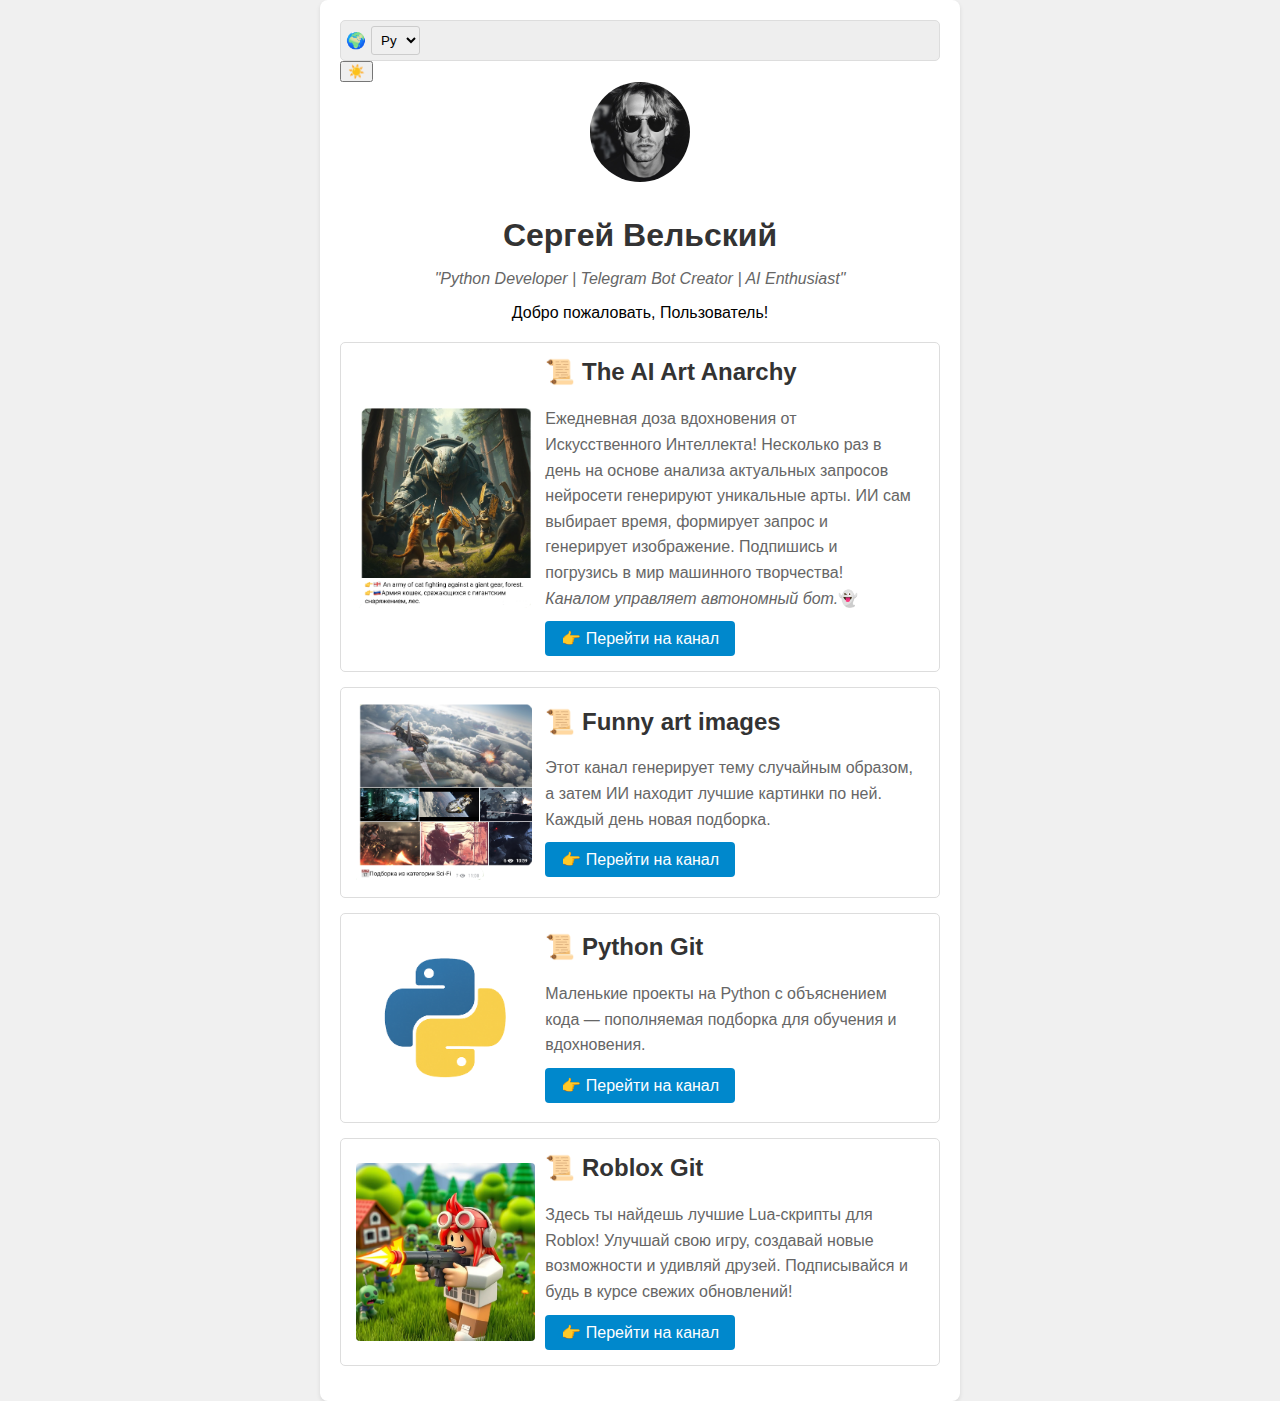
<file: index.html>
<!DOCTYPE html>
<html lang="ru">
<head>
    <meta charset="utf-8">
    <meta name="viewport" content="width=device-width, initial-scale=1.0">
    <title>Портфолио — Сергей Вельский</title>
    <meta name="description" content="Портфолио Python-разработчика, создателя Telegram-ботов и AI-проектов">
	<link rel="stylesheet" href="style.css">
	<script src="https://telegram.org/js/telegram-web-app.js"></script>
</head>
<body class="light-theme">
    <div class="container">

        <!-- Панель настроек -->
        <div class="settings-panel">
            <div class="language-select">
                <label for="language">🌍</label>
                <select id="language" aria-label="Выберите язык">
                    <option value="index.html" selected>Ру</option>
                    <option value="index_en.html">En</option>
                </select>
            </div>
            <button id="theme-toggle" class="theme-toggle-btn" aria-label="Переключить тему">
                <span id="theme-icon">☀️</span>
            </button>
        </div>

        <!-- Профиль -->
        <div class="profile-wrapper" id="profile">
            <img src="assets/your-avatar.jpg" alt="Аватар Сергея Вельского" class="avatar" loading="lazy" id="avatar">
            <h1>Сергей Вельский</h1>
            <p class="description">"Python Developer | Telegram Bot Creator | AI Enthusiast"</p>
            <p class="welcome" id="welcome">Добро пожаловать!</p>
        </div>

        <!-- Список ботов -->
        <div class="bot-list">
            <article class="bot-item" id="bot1">
                <div class="bot-item-screenshot">
                    <img src="assets/The_AI_Art_Anarchy.png" alt="Пример арта из канала The AI Art Anarchy" loading="lazy">
                </div>
                <div class="bot-item-description">
                    <h2>📜 The AI Art Anarchy</h2>
                    <p>Ежедневная доза вдохновения от Искусственного Интеллекта! Несколько раз в день на основе анализа актуальных запросов нейросети генерируют уникальные арты. ИИ сам выбирает время, формирует запрос и генерирует изображение. Подпишись и погрузись в мир машинного творчества!<br><i>Каналом управляет автономный бот.</i>👻</p>
                    <a href="#" data-url="https://t.me/The_AI_Art_Anarchy" class="tg-link">👉 Перейти на канал</a>
                </div>
            </article>

            <article class="bot-item" id="bot2">
                <div class="bot-item-screenshot">
                    <img src="assets/Fanny_art.png" alt="Пример арта из канала Funny art images" loading="lazy">
                </div>
                <div class="bot-item-description">
                    <h2>📜 Funny art images</h2>
                    <p>Этот канал генерирует тему случайным образом, а затем ИИ находит лучшие картинки по ней. Каждый день новая подборка.</p>
                    <a href="#" data-url="https://t.me/Fanny_art" class="tg-link">👉 Перейти на канал</a>
                </div>
            </article>

            <article class="bot-item" id="bot3">
                <div class="bot-item-screenshot">
                    <img src="assets/python_art.png" alt="Пример проекта из канала Python Git" loading="lazy">
                </div>
                <div class="bot-item-description">
                    <h2>📜 Python Git</h2>
                    <p>Маленькие проекты на Python с объяснением кода — пополняемая подборка для обучения и вдохновения.</p>
                    <a href="#" data-url="https://t.me/python_Git" class="tg-link">👉 Перейти на канал</a>
                </div>
            </article>

            <article class="bot-item" id="bot4">
                <div class="bot-item-screenshot">
                    <img src="assets/roblox_art.png" alt="Пример скриптов из канала Roblox Git" loading="lazy">
                </div>
                <div class="bot-item-description">
                    <h2>📜 Roblox Git</h2>
                    <p>Здесь ты найдешь лучшие Lua-скрипты для Roblox! Улучшай свою игру, создавай новые возможности и удивляй друзей. Подписывайся и будь в курсе свежих обновлений!</p>
                    <a href="#" data-url="https://t.me/+f6UreQx9mYI5NGMy" class="tg-link">👉 Перейти на канал</a>
                </div>
            </article>
        </div>
    </div>

    <script src="script.js" defer></script>
</body>
</html>
</file>
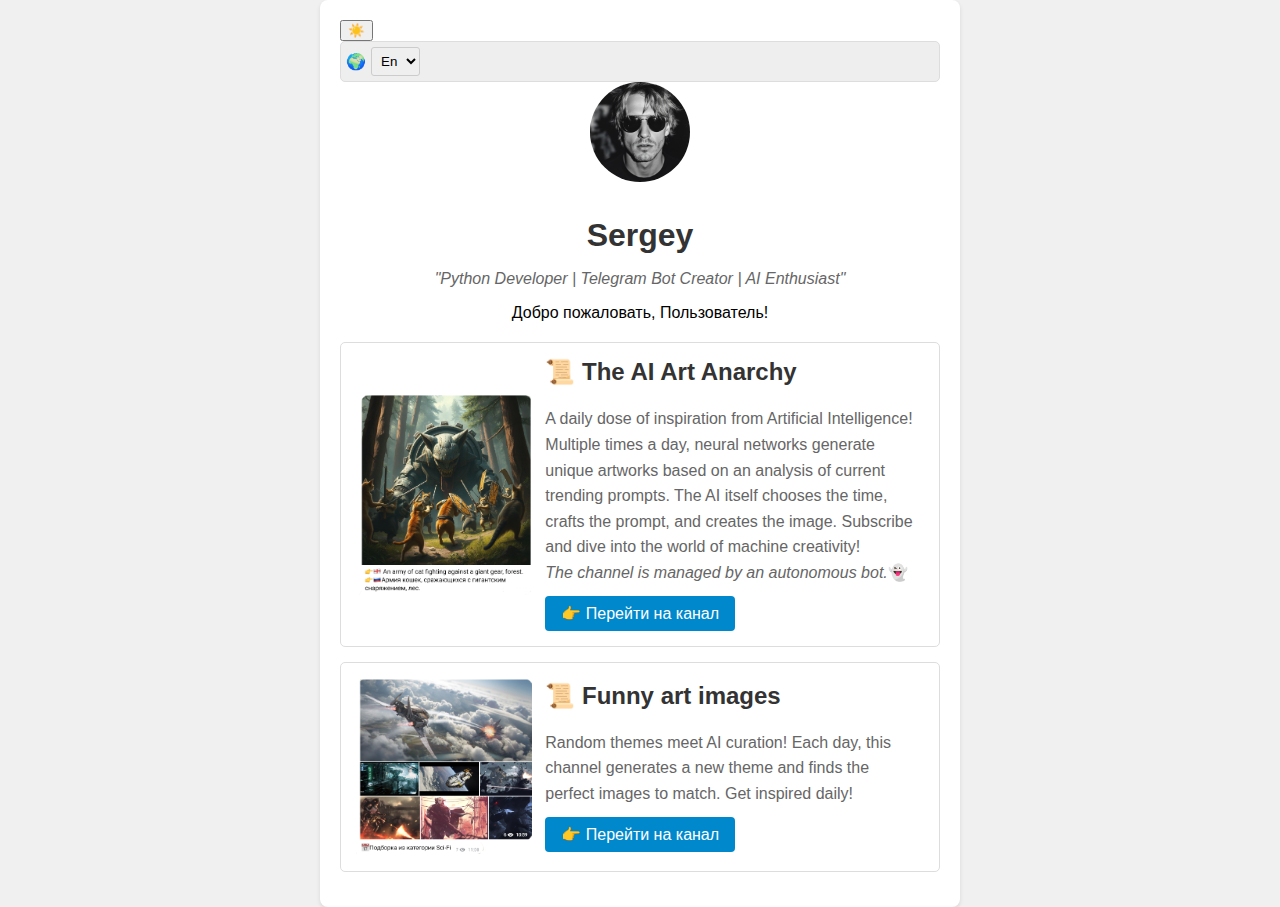
<file: index_en.html>
<!DOCTYPE html>
<html lang="ru">
<head>
    <meta charset="utf-8">
    <meta name="viewport" content="width=device-width, initial-scale=1.0">
    <title>Портфолио — Сергей Вельский</title>
    <meta name="description" content="Портфолио Python-разработчика, создателя Telegram-ботов и AI-проектов">
	<link rel="stylesheet" href="style.css">
	<script src="https://telegram.org/js/telegram-web-app.js"></script>
</head>
<body class="light-theme">
    <div class="container">

		<!-- Панель темы — слева вверху -->
		<div class="theme-panel">
		  <button id="theme-toggle" class="theme-toggle-btn" aria-label="Переключить тему">
			<span id="theme-icon">☀️</span>
		  </button>
		</div>

		<!-- Панель языка — справа вверху -->
		<div class="language-panel">
		  <div class="language-select">
			<label for="language">🌍</label>
			<select id="language" aria-label="Выберите язык">
			  <option value="index.html" selected>Ру</option>
			  <option value="index_en.html">En</option>
			</select>
		  </div>
		</div>

        <!-- Профиль -->
        <div class="profile-wrapper" id="profile">
            <img src="assets/your-avatar.jpg" alt="Аватар Сергея Вельского" class="avatar" loading="lazy" id="avatar">
            <h1>Sergey</h1>
            <p class="description">"Python Developer | Telegram Bot Creator | AI Enthusiast"</p>
            <p class="welcome" id="welcome">Welcome!</p>
        </div>

        <!-- Список ботов -->
        <div class="bot-list">
            <article class="bot-item" id="bot1">
                <div class="bot-item-screenshot">
                    <img src="assets/The_AI_Art_Anarchy.png" alt="Пример арта из канала The AI Art Anarchy" loading="lazy">
                </div>
                <div class="bot-item-description">
                    <h2>📜 The AI Art Anarchy</h2>
                    <p>A daily dose of inspiration from Artificial Intelligence! Multiple times a day, neural networks generate unique artworks based on an analysis of current trending prompts. The AI itself chooses the time, crafts the prompt, and creates the image. Subscribe and dive into the world of machine creativity!<br><i>The channel is managed by an autonomous bot.</i>👻</p>
                    <a href="#" data-url="https://t.me/The_AI_Art_Anarchy" class="tg-link">👉 Перейти на канал</a>
                </div>
            </article>

            <article class="bot-item" id="bot2">
                <div class="bot-item-screenshot">
                    <img src="assets/Fanny_art.png" alt="Пример арта из канала Funny art images" loading="lazy">
                </div>
                <div class="bot-item-description">
                    <h2>📜 Funny art images</h2>
                    <p> Random themes meet AI curation! Each day, this channel generates a new theme and finds the perfect images to match. Get inspired daily!</p>
                    <a href="#" data-url="https://t.me/Fanny_art" class="tg-link">👉 Перейти на канал</a>
                </div>
            </article>
        </div>
    </div>

    <script src="script.js" defer></script>
</body>
</html>
</file>
<file: style.css>
/* Общие стили */
body {
    font-family: sans-serif;
    background-color: #f0f0f0;
    margin: 0;
    padding: 0;
    display: flex;
    justify-content: center;
    align-items: center;
    min-height: 100vh;
    position: relative; /* Необходимо для позиционирования контейнера */
}

.container {
    background-color: #fff;
    padding: 20px;
    border-radius: 8px;
    box-shadow: 0 2px 4px rgba(0, 0, 0, 0.1);
    width: 80%;
    max-width: 600px;
    position: relative; /* Делаем container позиционированным предком */
}

/* Стили для выбора языка */
.language-select-container {
    position: absolute;
    top: 10px; /* Отступ сверху от контейнера */
    right: 10px; /* Отступ справа от контейнера */
    z-index: 100; /* Убедимся, что он поверх другого контента */
}

.language-select {
    padding: 5px;
    background-color: #eee;
    border: 1px solid #ddd;
    border-radius: 5px;
    display: flex; /* Используем flex для выравнивания label и select */
    align-items: center; /* Выравниваем по центру по вертикали */
}

.language-select label {
    margin-right: 5px;
}

.language-select select {
    padding: 5px;
    border-radius: 3px;
    border: 1px solid #ccc;
}

/* Стили для профиля */
.profile-wrapper {
    text-align: center;
    margin-bottom: 20px;
    position: relative; /* Для возможного позиционирования других элементов внутри */
}

.avatar {
    width: 100px;
    height: 100px;
    border-radius: 50%;
    margin-bottom: 10px;
    object-fit: cover;
}

h1 {
    text-align: center;
    color: #333;
    margin-bottom: 5px;
}

.description {
    color: #666;
    font-style: italic;
    margin-bottom: 15px;
}

/* Стили для списка ботов */
.bot-list {
    margin-top: 20px;
}

.bot-item {
    border: 1px solid #ddd;
    padding: 15px;
    margin-bottom: 15px;
    border-radius: 5px;
    display: flex; /* Включаем Flexbox для блока bot-item */
    align-items: center; /* Выравниваем элементы по вертикали */
    flex-wrap: wrap; /* Позволяет переноситься на новую строку на малых экранах */
}

.bot-item-screenshot {
    width: 33.33%; /* Занимает 1/3 ширины */
    padding-right: 10px; /* Добавляем небольшой отступ справа */
    box-sizing: border-box; /* Чтобы padding не увеличивал общую ширину элемента */
}

.bot-item-screenshot img {
    max-width: 100%;   /* Чтобы изображение не выходило за пределы контейнера */
    height: auto;      /* Сохраняем пропорции изображения */
    display: block;    /* Убираем лишние отступы снизу */
    border-radius: 4px; /* Небольшое скругление для скриншота */
}

.bot-item-description {
    width: calc(66.66% - 10px); /* Занимает 2/3 ширины минус padding-right */
    box-sizing: border-box; /* Чтобы padding не увеличивал общую ширину элемента */
}

.bot-item-description h2 {
    margin-top: 0;
    color: #333;
}

.bot-item-description p {
    color: #666;
    line-height: 1.6;
    margin-bottom: 10px; /* Уменьшим отступ для лучшего вида */
}

.bot-item-description a {
    display: inline-block;
    padding: 8px 16px;
    background-color: #0088cc;
    color: #fff;
    text-decoration: none;
    border-radius: 4px;
    transition: background-color 0.3s;
}

.bot-item-description a:hover {
    background-color: #0077b3;
}

/* Стиль для GIF анимации */
.bot-animation {
    display: block;
    max-width: 100%;
    height: auto;
    margin-top: 20px;
    margin-left: auto;
    margin-right: auto;
    /*border-radius: 4px;  Небольшое скругление */
	width: 100px;
}

/* Медиа-запрос для адаптивности на малых экранах */
@media (max-width: 768px) {
    .bot-item {
        flex-direction: column; /* Переносим элементы друг под друга */
    }

    .bot-item-screenshot,
    .bot-item-description {
        width: 100%; /* Занимаем всю ширину */
        padding-right: 0; /* Убираем правый отступ */
        margin-bottom: 15px; /* Добавляем отступ снизу */
    }

    .bot-item-screenshot img {
        width: auto; /* Автоматическая ширина */
        margin: 0 auto; /* Центрируем изображение */
    }

    .language-select-container {
        top: 5px; /* Немного уменьшим отступ сверху на малых экранах */
        right: 5px;
    }
}
</file>
